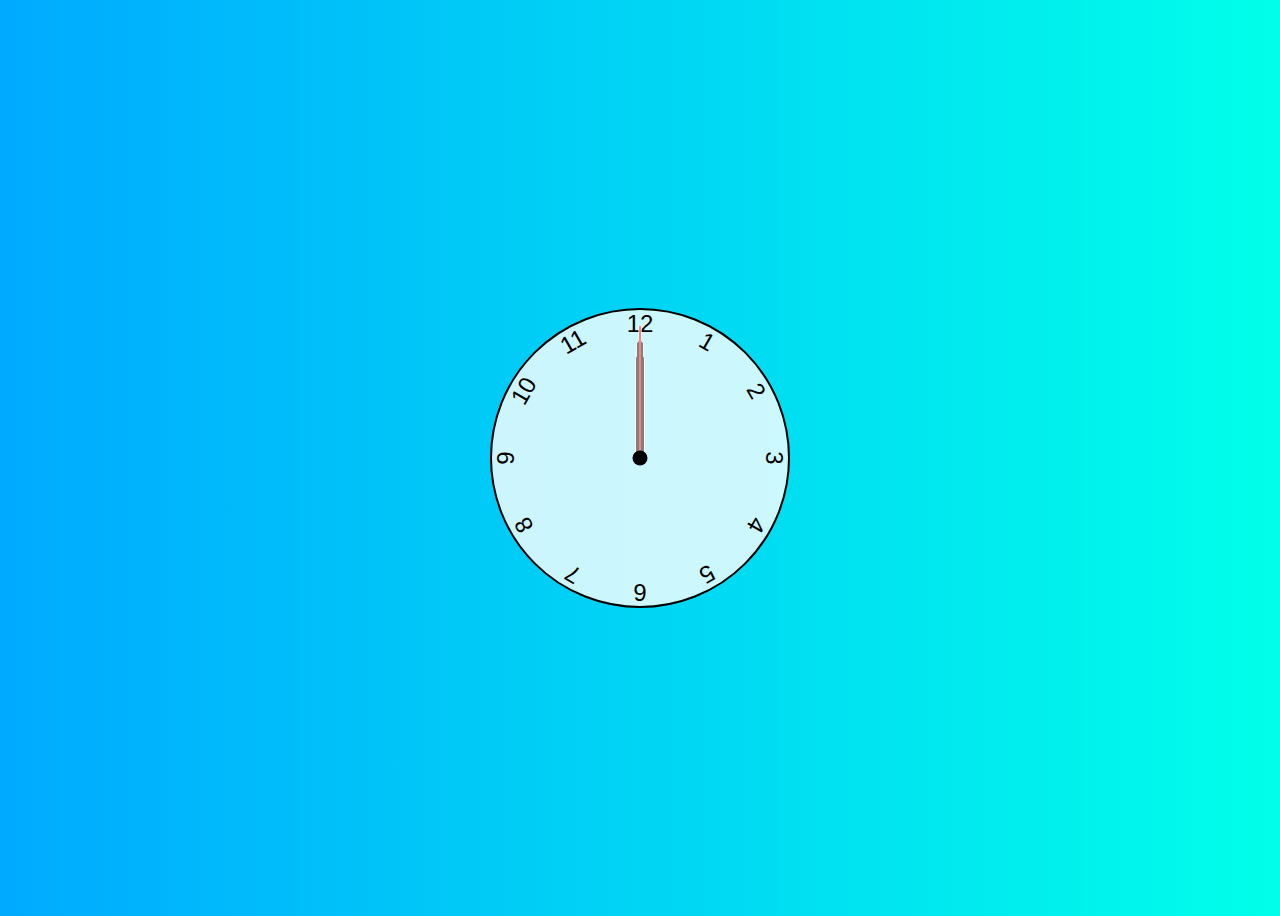
<file: Clock/index.html>
<html lang="en">
<head>
    <meta charset="UTF-8">
    <meta http-equiv="X-UA-Compatible" content="IE=edge">
    <meta name="viewport" content="width=device-width, initial-scale=1.0">
    <title>Clock</title>
    <link rel="stylesheet" href="styles.css">
    <script defer src="script.js"></script>
</head>
<body>
    <div class="clock">
        <div class="hand hour" data-hour-hand></div>
        <div class="hand minute" data-minute-hand></div>
        <div class="hand second" data-second-hand></div>
        <div class="number number1">1</div>
        <div class="number number2">2</div>
        <div class="number number3">3</div>
        <div class="number number4">4</div>
        <div class="number number5">5</div>
        <div class="number number6">6</div>
        <div class="number number7">7</div>
        <div class="number number8">8</div>
        <div class="number number9">9</div>
        <div class="number number10">10</div>
        <div class="number number11">11</div>
        <div class="number number12">12</div>


    </div>
    
</body>
</html>
</file>
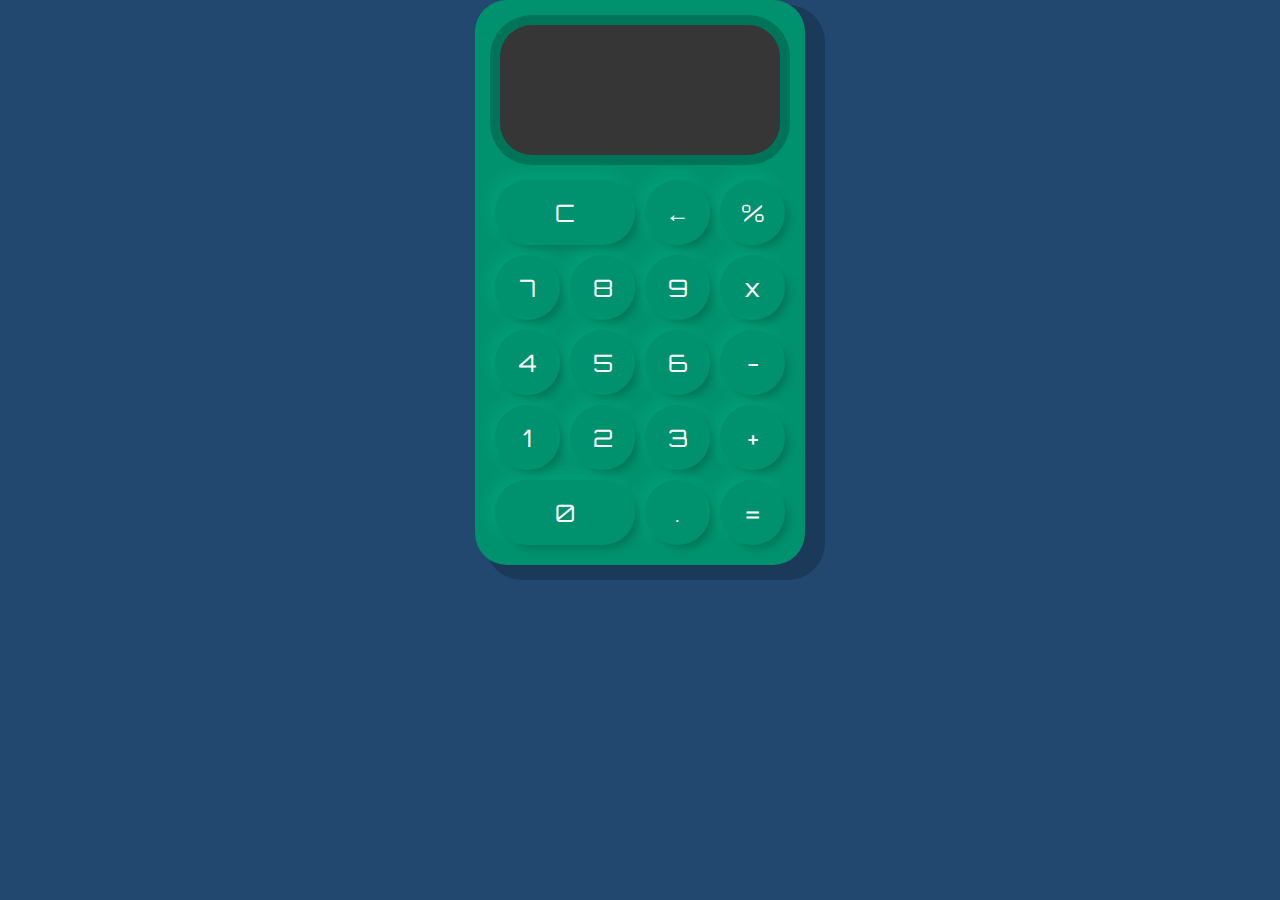
<file: JS/Calculadora/index.html>
<!DOCTYPE html>
<html lang="en">
<head>
    <meta charset="UTF-8">
    <meta http-equiv="X-UA-Compatible" content="IE=edge">
    <meta name="viewport" content="width=device-width, initial-scale=1.0">
    <link rel="preconnect" href="https://fonts.gstatic.com" crossorigin>
    <link href="https://fonts.googleapis.com/css2?family=Orbitron&display=swap" rel="stylesheet">
    
    <script src="Display.js"></script>
    <script src="Calculadora.js"></script>
    <script src="index.js" defer></script>
    

    <link rel="stylesheet" href="index.css">
    
    <title>Calculadora</title>

</head>
<body>
    <div class="container">
        <div class="calculadora">
            <div class="display">
                <div id="valor-anterior"></div>
                <div id="valor-actual"></div>
            </div>

            <button class = "cols-2" onclick="display.borrarTodo()">C</button>
            <button onclick="display.borrar()">&larr;</button>
            <button class = "operador" value = 'dividir'>%</button>
            <button class = "numero">7</button>
            <button class = "numero">8</button>
            <button class = "numero">9</button>
            <button class = "operador" value = 'multiplicar'>x</button>
            <button class = "numero">4</button>
            <button class = "numero">5</button>
            <button class = "numero">6</button>
            <button class = "operador" value = 'restar'>-</button>
            <button class = "numero">1</button>
            <button class = "numero">2</button>
            <button class = "numero">3</button>
            <button class = "operador" value = 'sumar'>+</button>
            <button class = "cols-2 numero">0</button>
            <button class = "numero">.</button>
            <button class = "operador" value = 'igual'>=</button>


        </div>
    </div>
</body>
</html>
</file>
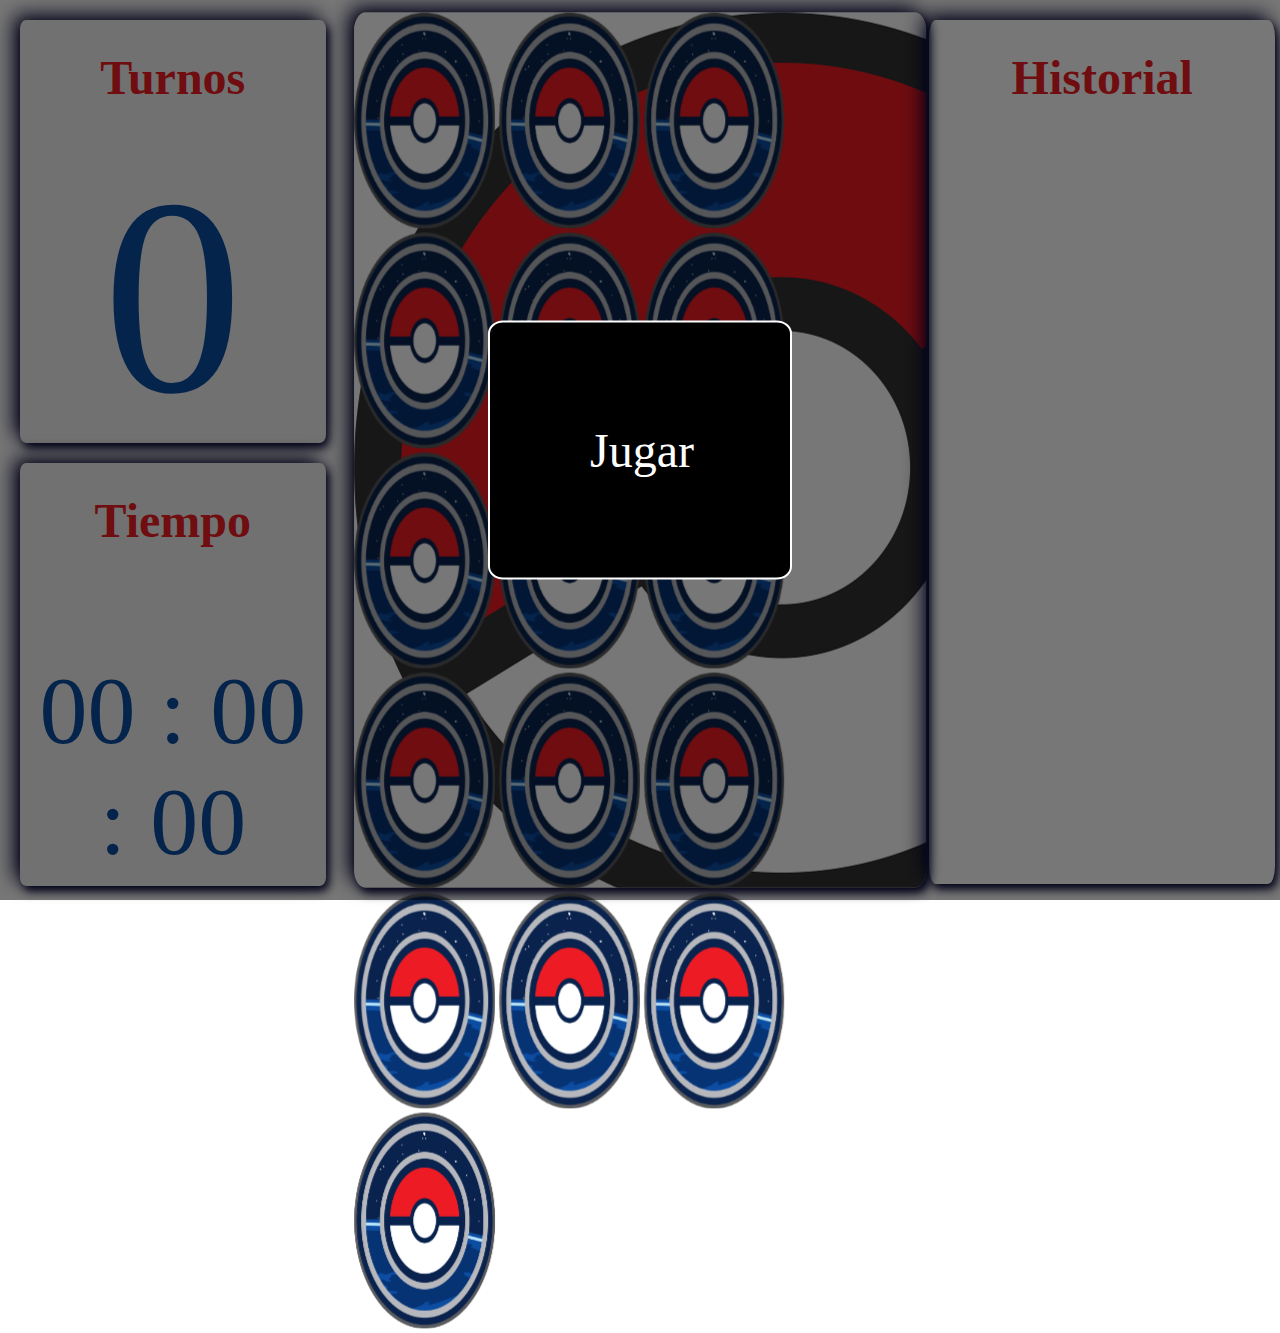
<file: JS/CARD/index.html>
<!DOCTYPE html>
<html lang="en">
<head>
    <meta charset="UTF-8">
    <meta http-equiv="X-UA-Compatible" content="IE=edge">
    <meta name="viewport" content="width=device-width, initial-scale=1.0">
    
    <link rel="stylesheet" href="style.css" >
    <script src="board.js" defer></script>
    
    <title>Couple Game</title>



</head>
<body>
   <div class="inicio">
       <div class="text-inicio" onclick="init()">
           Jugar
       </div>
   </div>
        <div class="info">

            <div class="turnos">
                <div class="title">
                    
                    Turnos
                </div>
                <div class="content">
                    <span class="text-turno">0</span>
                </div>
            </div>

            <div class="tiempo">
                <div class="title">
                    Tiempo
                </div>
                <div class="content">
                    <span class="text-tiempo">
                        <span class="hora">00</span>
                        <span>:</span>
                        <span class="minuto">00</span>
                        <span>:</span>
                        <span class="segundo">00</span>
                    </span>
                </div>
            </div>
        </div>


        

        <div class="board">
               <!--<img src="/JS/CARD/images/background.png" alt="">-->
              <div class="cards">
                    <div class="card">
                        
                        <div class="flip-box-inner">
                            <div class="flip-box-front">
                                <img src="images/card.png" alt="">
                            </div>
                            <div class="flip-box-back">
                               
                            </div>
                        </div>
                    </div>
                <div class="card">
                   
                   <div class="flip-box-inner">
                       <div class="flip-box-front">
                           <img src="images/card.png" alt="">
                       </div>
                       <div class="flip-box-back">
                           
                       </div>
                   </div>
               </div>
               <div class="card">
                   
                <div class="flip-box-inner">
                    <div class="flip-box-front">
                        <img src="images/card.png" alt="">
                    </div>
                    <div class="flip-box-back">
                        
                    </div>
                </div>
            </div>
            <div class="card">
                   
                <div class="flip-box-inner">
                    <div class="flip-box-front">
                        <img src="images/card.png" alt="">
                    </div>
                    <div class="flip-box-back">
                       
                    </div>
                </div>
            </div>
            <div class="card">
                   
                <div class="flip-box-inner">
                    <div class="flip-box-front">
                        <img src="images/card.png" alt="">
                    </div>
                    <div class="flip-box-back">
                        
                    </div>
                </div>
            </div>
            <div class="card">
                   
                <div class="flip-box-inner">
                    <div class="flip-box-front">
                        <img src="images/card.png" alt="">
                    </div>
                    <div class="flip-box-back">
                        
                    </div>
                </div>
            </div>
            <div class="card">
                   
                <div class="flip-box-inner">
                    <div class="flip-box-front">
                        <img src="images/card.png" alt="">
                    </div>
                    <div class="flip-box-back">
                        
                    </div>
                </div>
            </div>
            <div class="card">
                   
                <div class="flip-box-inner">
                    <div class="flip-box-front">
                        <img src="images/card.png" alt="">
                    </div>
                    <div class="flip-box-back">
                        
                    </div>
                </div>
            </div>
            <div class="card">
                   
                <div class="flip-box-inner">
                    <div class="flip-box-front">
                        <img src="images/card.png" alt="">
                    </div>
                    <div class="flip-box-back">
                        
                    </div>
                </div>
            </div>
            <div class="card">
                   
                <div class="flip-box-inner">
                    <div class="flip-box-front">
                        <img src="images/card.png" alt="">
                    </div>
                    <div class="flip-box-back">
                        
                    </div>
                </div>
            </div>
            <div class="card">
                   
                <div class="flip-box-inner">
                    <div class="flip-box-front">
                        <img src="images/card.png" alt="">
                    </div>
                    <div class="flip-box-back">
                       
                    </div>
                </div>
            </div>
            <div class="card">
                   
                <div class="flip-box-inner">
                    <div class="flip-box-front">
                        <img src="images/card.png" alt="">
                    </div>
                    <div class="flip-box-back">
                        
                    </div>
                </div>
            </div>
            <div class="card">
                   
                <div class="flip-box-inner">
                    <div class="flip-box-front">
                        <img src="images/card.png" alt="">
                    </div>
                    <div class="flip-box-back">
                        
                    </div>
                </div>
            </div>
            <div class="card">
                   
                <div class="flip-box-inner">
                    <div class="flip-box-front">
                        <img src="images/card.png" alt="">
                    </div>
                    <div class="flip-box-back">
                        
                    </div>
                </div>
            </div>
            <div class="card">
                   
                <div class="flip-box-inner">
                    <div class="flip-box-front">
                        <img src="images/card.png" alt="">
                    </div>
                    <div class="flip-box-back">
                        
                    </div>
                </div>
            </div>
            <div class="card">
                   
                <div class="flip-box-inner">
                    <div class="flip-box-front">
                        <img src="images/card.png" alt="">
                    </div>
                    <div class="flip-box-back">
                        
                    </div>
                </div>
            </div>
            
        </div>  

           
        </div>

        <div class="score-board">

          
                <div class="title">
                    
                    Historial
                </div>
                <div class="content-history">
    

                        
                </div>
        </div>

 
        

    
    <!--    <div class="settings">
            <div class="gamemode">
                <div class="gamemode-options">
                    <div class="solo">Solo</div>
                    <div class="friend">Con un amigo</div>
                    <div class="vesusIA">Contra la consola</div>
                </div>
            </div>
            <div class="cards">
                <div class="gamemode-options">
                    <div class="">Solo</div>
                    <div class="friend">Con un amigo</div>
                    <div class="vesusIA">Contra la consola</div>
                </div>
            </div>
            <div class="speed">
                <div class="gamemode-options">
                    
                </div>
            </div>
        </div>
-->
    </div>
</body>
</html>
</file>
<file: Clock/styles.css>
*, *::after, *::before{
    box-sizing: border-box;
    font-family: Gotham Rounded,sans-serif;
}
body{
    background:linear-gradient(to right,hsl(200,100%,50%),hsl(175,100%,50%));
    display: flex;
    justify-content: center;
    align-items: center;
    min-height: 100vh;
    overflow: hidden;
}
.clock{
    --rotation: 0;
    width: 300px;
    height: 300px;
    background-color: rgba(255,255,255,.8);
    border-radius: 50%;
    border:2px solid black;
    position: relative;
    transform: rotate(var(--rotation));
}
.clock .number{
    
    position:absolute;
    width: 100%;
    height: 100%;
    text-align: center;
    font-size: 1.5rem;
}
.clock .number1{transform: rotate(30deg);}
.clock .number2{transform: rotate(60deg);}
.clock .number3{transform: rotate(90deg);}
.clock .number4{transform: rotate(120deg);}
.clock .number5{transform: rotate(150deg);}
.clock .number6{transform: rotate(180deg);}
.clock .number7{transform: rotate(210deg);}
.clock .number8{transform: rotate(240deg);}
.clock .number9{transform: rotate(270deg);}
.clock .number10{transform: rotate(300deg);}
.clock .number11{transform: rotate(330deg);}
.clock .number12{transform: rotate(0deg);}

.clock::after{
    content: '';
    position: absolute;
    background-color: black;
    z-index: 11;
    width: 15px;
    height: 15px;
    border-radius: 100%;
    top: 50%;
    left: 50%;
    transform: translate(-50%,-50%);
}

.clock .hand{
    --rotation:0;
    position: absolute;
    bottom: 50%;
    left: 50%;
    width: 10px;
    height: 50%;
    background-color: black;
    border:1px solid white;
    border-top-left-radius:10px;
    border-top-right-radius:10px;
    transform-origin: bottom;
    z-index: 10;
    transform: translateX(-50%) rotate(calc(var(--rotation)*1deg));
}
.clock .hand.second{
    width: 3px;
    height: 45%;
    background-color: red;
}
.clock .hand.minute{
    width: 7px;
    height: 40%;
    background-color: black;
}
.clock .hand.hour{
    width: 10px;
    height: 35%;
    background-color: black;
}
</file>
<file: JS/Calculadora/index.css>
* {
    font-family: 'Orbitron', sans-serif;
    color: #fff;
}

body{
    margin: 0;
    background-color: #224870;
    
}
.container{
    display: flex;
    justify-content: center;
    align-items: center;
    
  
   
}
.calculadora{
    display: grid;
    grid-template-columns: repeat(4, 75px);
    grid-template-rows: 160px repeat(5, 75px);
    background-color: #00916e;
    padding: 15px;
    border-radius: 32px;
    box-shadow: 15px 10px 0px 5px #00000033;
}

button{
    cursor: pointer;
    margin: 5px;
    padding: 0;
    border-radius:  32px;
    font-size: 1.5em;
    border: none;
    background-color: #00916e;
    box-shadow: 5px 5px 10px -3px #00000040, -5px -5px 15px 3px #00ffc11f;
}
button:active{
    background-color: #086f54;
}
button:focus{
    outline: none;
}
.display{
    grid-column: 1 /-1;
    padding: 16px;
    display: flex;
    margin: 10px 10px 20px;
    flex-direction: column;
    align-items: flex-end;
    background-color: #363636;
    border-radius: 32px;
    text-align: right;
    justify-content: space-between;
    word-break: break-all;
    box-shadow: 0px 0px 0px 10px #00000033;
}
.cols-2{
    grid-column:  span 2;
}
#valor-actual{
    font-size: 1.5em;
}
#valor-anterior{
    font-size: 2em;
}
</file>
<file: JS/CARD/style.css>
*{
    margin: 0;
    padding: 0;
    
}


.card{
  
    display: inline-block;
    width: 11vw;
    height: 24vh;
    border-radius: 5%;
    background-color: transparent;
    perspective: 1000px;
    transition: transform 0.8s;
}
img{
    width: 100%;
    height: 100%;
}
.flip-box-inner{
    position: relative;
    width: 100%;
    height: 100%;
    transition: transform 0.8s;
    transform-style: preserve-3d;
}

.rotate{
    transform: rotateY(180deg);
}
.flip-box-front, .flip-box-back{
    position: absolute;
    width: 100%;
    height: 100%;
    border-radius: 5%;
    backface-visibility: hidden;
}


.flip-box-back{
   background-color: #00000033;
    transform: rotateY(180deg);
}

.board{
    background-image: url(images/background.png);
}
.info, .score-board{
 
    position: absolute;
 
    height: 96vh;
    width: 27vw;
}
.info{
    top:0;
    left: 0;
}
.score-board{
    top:20px;
    right: 5px;
    
}
.user::before{
    content: url("images/user.png");
    margin-left: 20px;
}

.user{
  
    color: #0C4DA1;
    font-size: 2em;
    padding-top: 20px;
    padding-bottom: 20px;
    text-indent: 0px;
}
.user .nombre{
    display: inline-block;
   
    width: 40%;
}
.cards,.board{
    height:97.2vh;
    width: 44.66vw;
}
.turnos,.tiempo{
    background-color: #F2F2F2;
    margin: 20px;
    height: 47vh;
}
.board, .tiempo, .turnos, .score-board{
    border-radius: 2%;
    box-shadow: 3px 5px 10px #000033, -6px -5px 20px #000033;
}

.title{
    padding-top: 30px;
    
    color:#ED1C24;
    text-align: center;
    font-size: 3rem;
    font-weight: 700;
    width: 100%;
    height: 20%;
  

}
.content{
  
   position: relative;
    height: 73%;
    width: 100%;
}
.text-turno, .text-tiempo{
    position:absolute;
    color: #0C4DA1;
    text-align: center;
    width: 100%;
}

.text-turno{
    font-size: 17.5rem;
}
.text-tiempo{
    top:25%;
    font-size: 6rem;
}
.inicio{
    position: absolute;
    width: 100%;
    height: 100%;
    background-color: #00000088;
    z-index: 9999;

   
}
.text-inicio, .board{
    position: absolute;
    top: 50%;
    left: 50%;
    transform: translate(-50%,-50%);
}
.text-inicio{
    background-color: #000;
    border: 2px solid #fff;
    color:#fff;
    font-size: 3rem;
    cursor: pointer;
    border-radius: 5%;
    text-align: center;
    padding: 100px;
    width: 100px;
}
</file>
